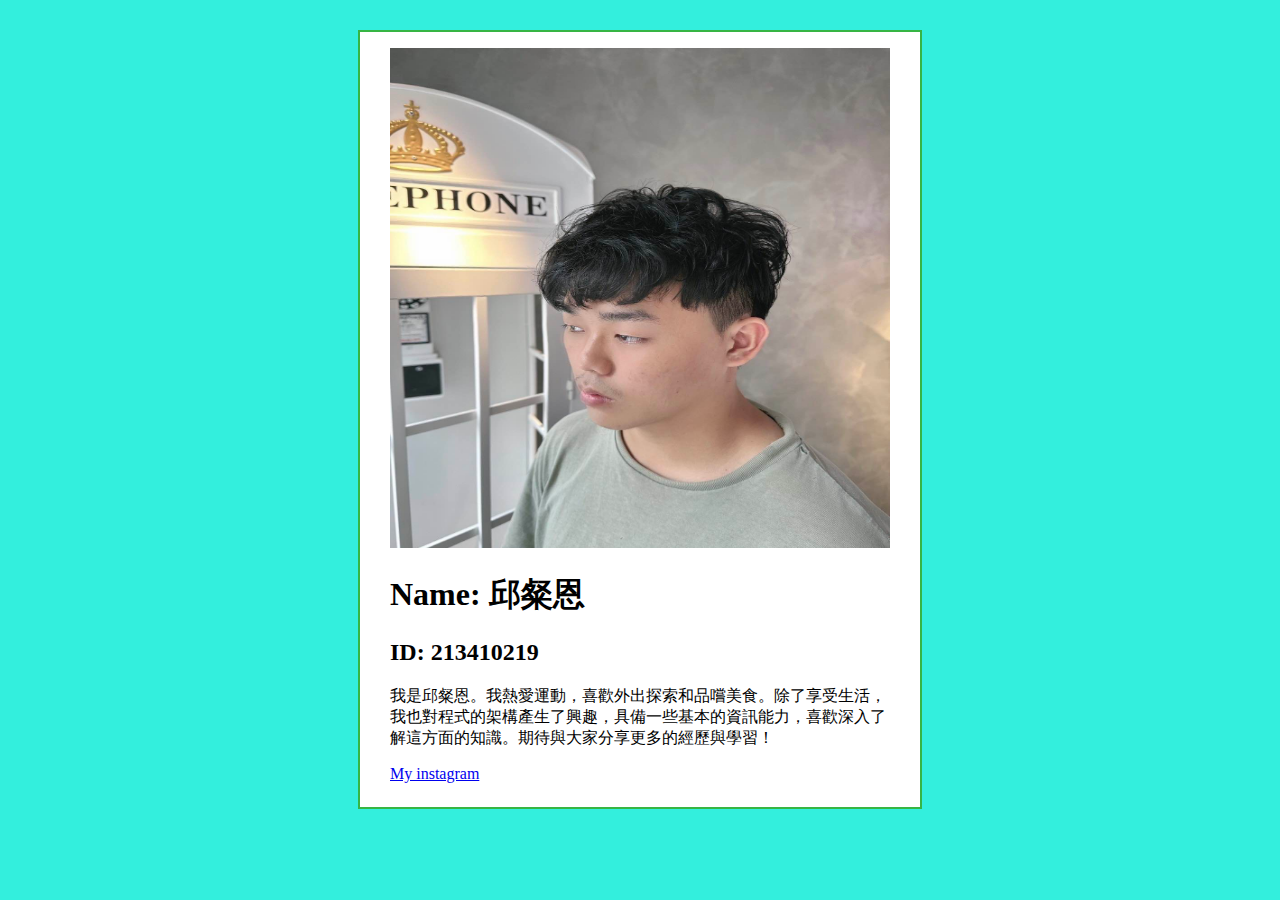
<file: demo/w02-intro-19/index.html>
<!DOCTYPE html>
<html lang="en">
<head>
  <meta charset="UTF-8">
  <meta name="viewport" content="width=device-width, initial-scale=1.0">
  <link rel="stylesheet" href="./style_19.css">
  <title>My Intro </title>
</head>
<body>
  <div class="container">
 <img src="IMG_3043.jpg" width="500" height="500" auto/>
 <h1>Name: 邱粲恩 </h1>
 <h2>ID: 213410219 </h2>
 <p>
  我是邱粲恩。我熱愛運動，喜歡外出探索和品嚐美食。除了享受生活，我也對程式的架構產生了興趣，具備一些基本的資訊能力，喜歡深入了解這方面的知識。期待與大家分享更多的經歷與學習！
 </p>
 <a href="https://www.instagram.com/qiucanen_ee?igsh=MWVvOGJpNGJnYWk3dA%3D%3D&utm_source=qr">My instagram </a>
  </div>
</body>
</html>
</file>
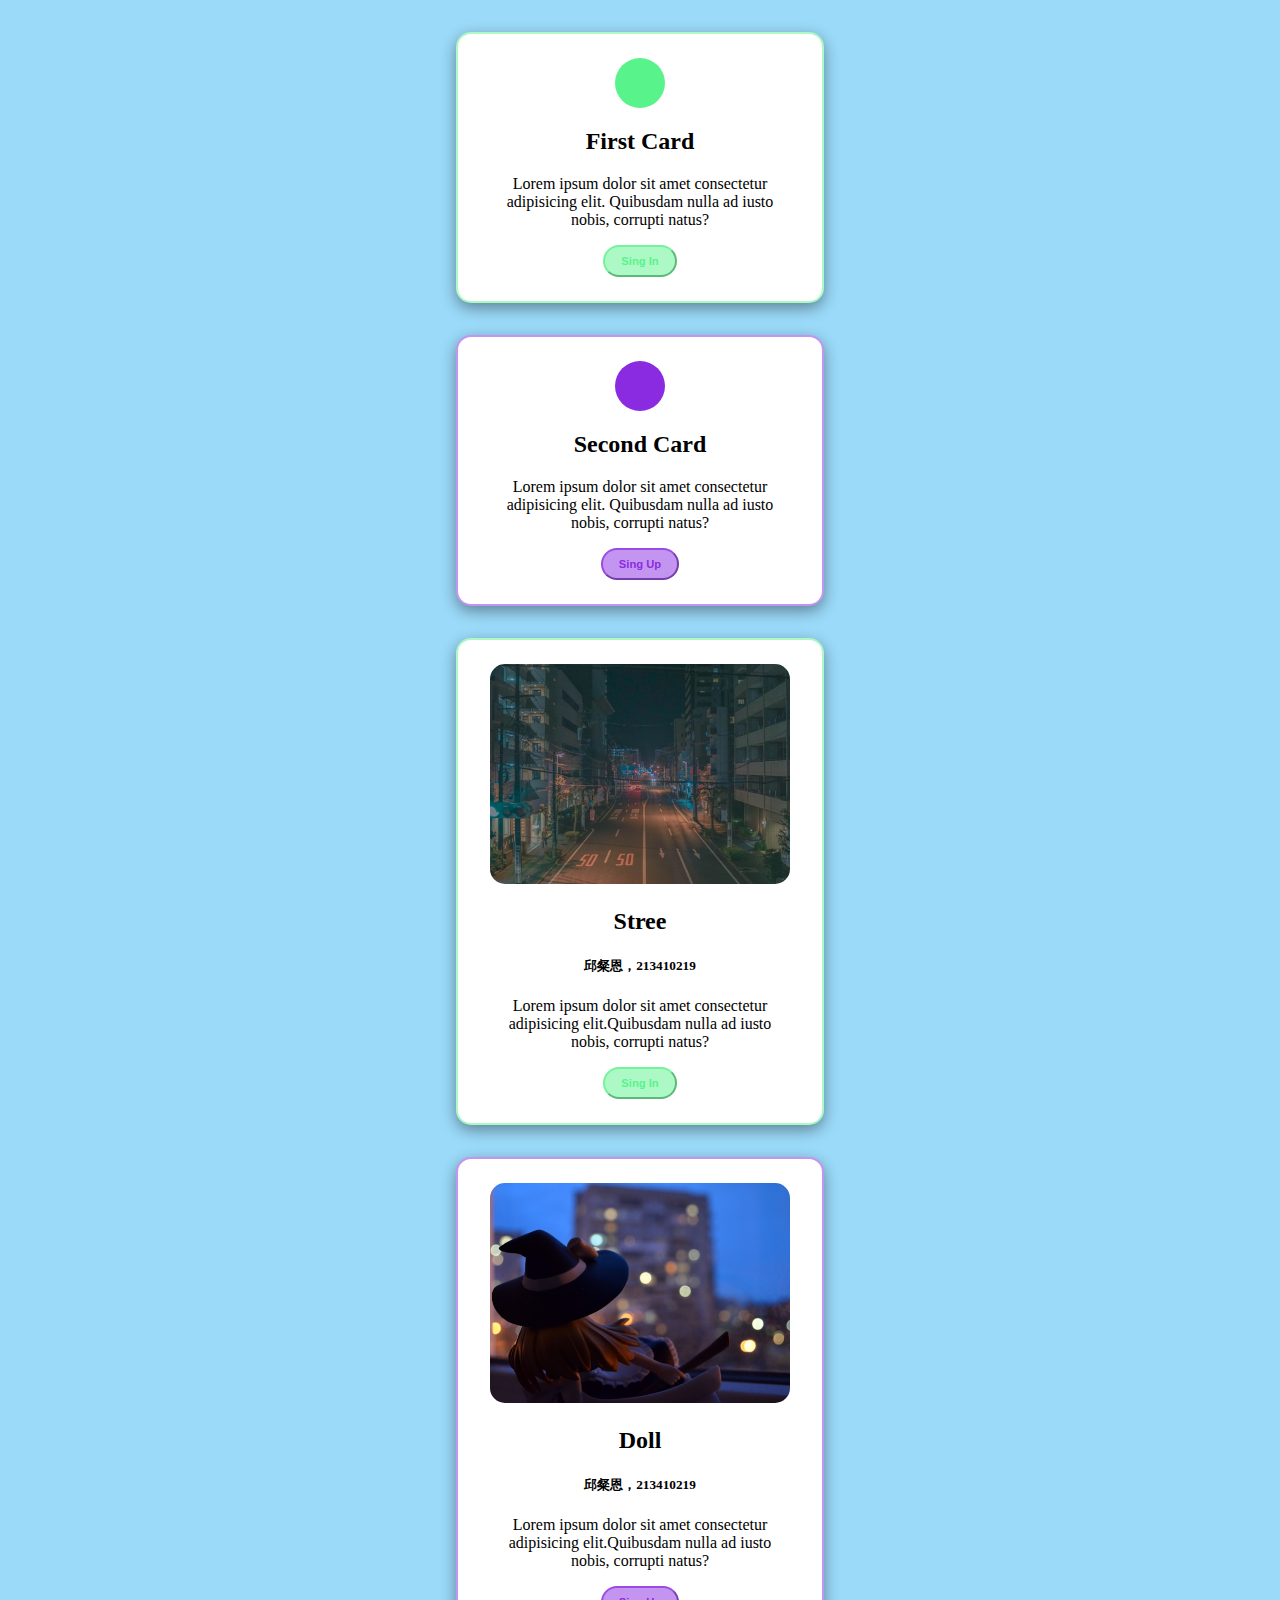
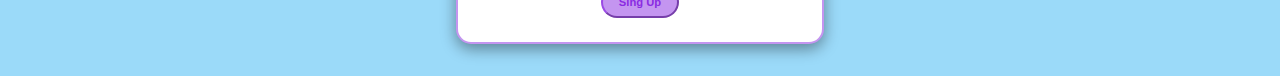
<file: demo/w03_card_19/index.html>
<!DOCTYPE html>
<html lang="en">
<head>
  <meta charset="UTF-8">
  <meta name="viewport" content="width=device-width, initial-scale=1.0">
  <link rel="stylesheet" href="style_19.css">
  <title>Card demo</title>
</head>
<body>
<div>
  <div class="card card-1">
<div class="icon"></div>
<h2>First Card</h2>
<p>
 Lorem ipsum dolor sit amet consectetur adipisicing elit. Quibusdam nulla ad iusto nobis, corrupti natus?
</p>
<button class="btn btn-1">Sing in</button>
  </div>

 <div class="card card-2">
<div class="icon"></div>
<h2>Second Card</h2>
<p>
 Lorem ipsum dolor sit amet consectetur adipisicing elit. Quibusdam nulla ad iusto nobis, corrupti natus?
</p>
<button class="btn btn-2">Sing up</button>
  </div>
 </div>
 <div></div>
  <div class="card card-1">
<img src="./Images/ian-valerio-CAFq0pv9HjY-unsplash (1).jpg" alt="" class="img" />
<h2>Stree</h2>
<h5>邱粲恩，213410219</h5>
<p>
 Lorem ipsum dolor sit amet consectetur adipisicing elit.Quibusdam nulla ad iusto nobis, corrupti natus? 
</p>
<button class="btn btn-1">Sing in</button>
  </div>

 <div class="card card-2">
<img src="./Images/nikita-Oybl3L0_vq4-unsplash (1).jpg" alt="" class="img"/>
<h2>Doll</h2>
<h5>邱粲恩，213410219</h5>
<p>
  Lorem ipsum dolor sit amet consectetur adipisicing elit.Quibusdam nulla ad iusto nobis, corrupti natus? 
</p>
<button class="btn btn-2">Sing up</button>
  </div>
 </div>
</body>
</html>
</file>
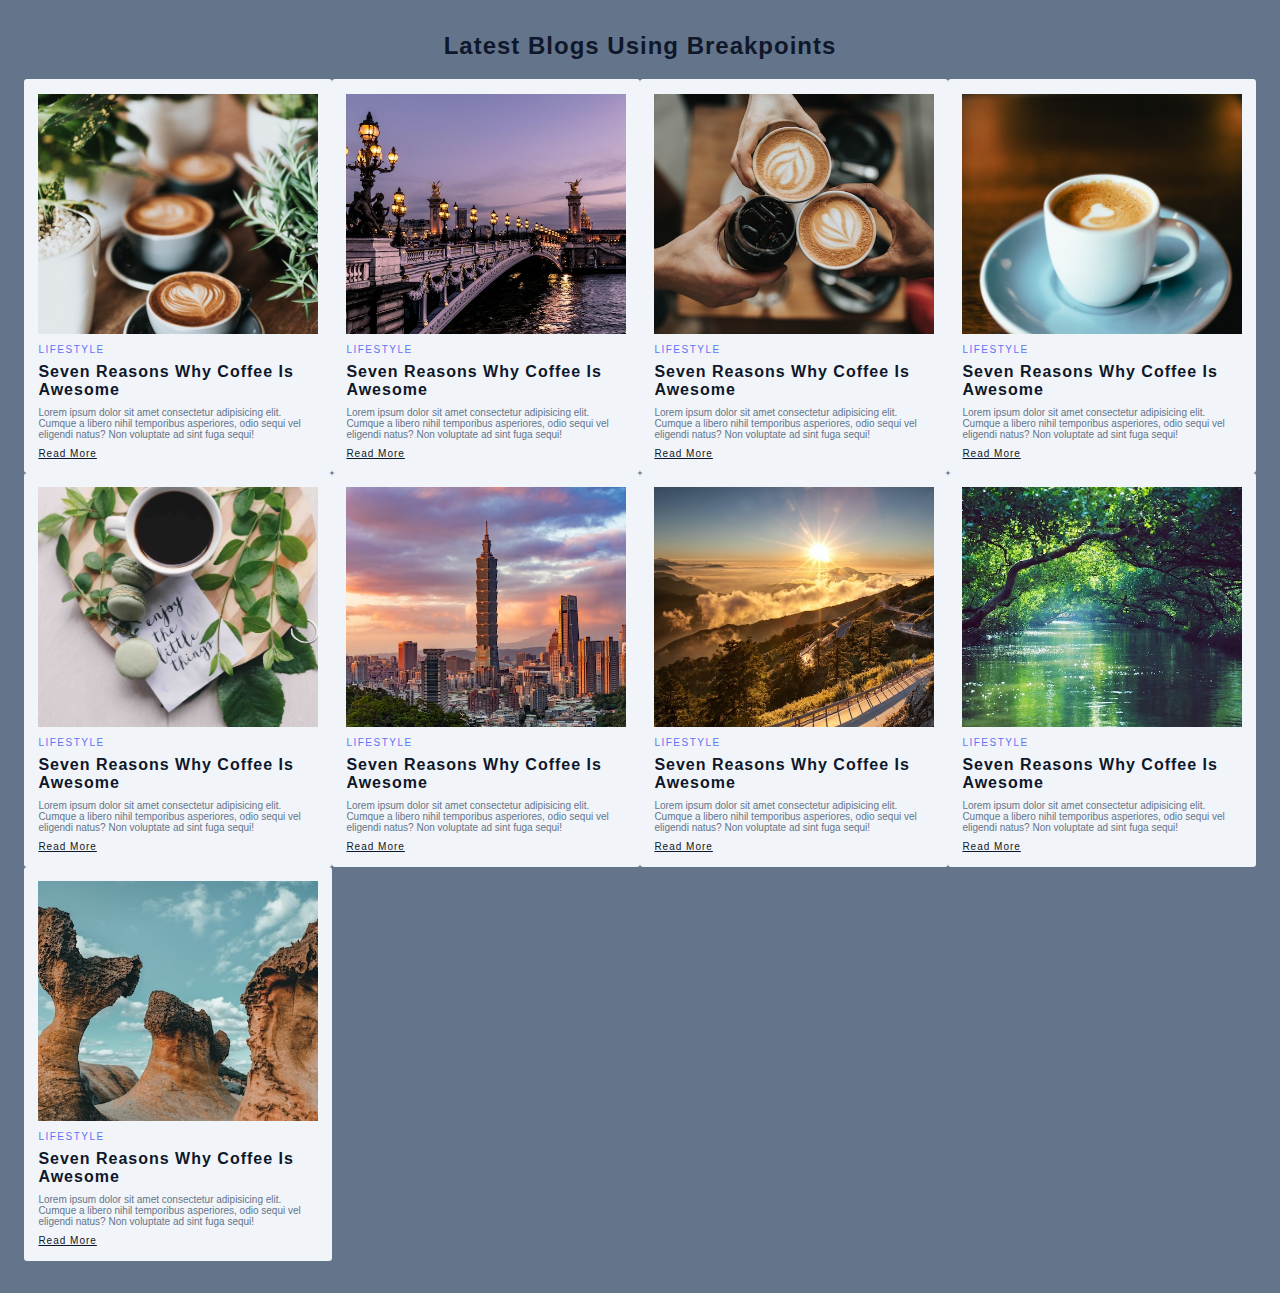
<file: demo/w06_blog_19/index.html>
<!DOCTYPE html>
<html lang="en">
<head>
  <meta charset="UTF-8">
  <meta name="viewport" content="width=device-width, initial-scale=1.0">
  <link rel="stylesheet" href="https://cdnjs.cloudflare.com/ajax/libs/font-awesome/6.6.0/css/all.min.css" integrity="sha512-Kc323vGBEqzTmouAECnVceyQqyqdsSiqLQISBL29aUW4U/M7pSPA/gEUZQqv1cwx4OnYxTxve5UMg5GT6L4JJg==" crossorigin="anonymous" referrerpolicy="no-referrer" />
  <link rel="stylesheet" href="./css/style_19.css">
  <title>Document</title>
</head>
<body>
  <section class="blogs"> 
<div class="section-title">
  <h2>latest blogs using breakpoints</h2>
</div>
<div class="blogs-center">
  <article class="blog">
    <img src="./images/photo-1.jpg" alt=""class="img">
   <div class="blog-content">
    <span>lifestyle <i class="fa-solid fa-mug-hot"></i></span>
    <h3> seven reasons why coffee is awesome</h3>
    <p>
      Lorem ipsum dolor sit amet consectetur adipisicing elit. Cumque a libero nihil temporibus asperiores, odio sequi vel eligendi natus? Non voluptate ad sint fuga sequi!
    </p>
    <a href="#">read more</a>
   </div>
  </article>
  <article class="blog">
    <img src="./images/photo-2.jpg" alt=""class="img">
   <div class="blog-content">
    <span>lifestyle <i class="fa-solid fa-mug-hot"></i></span>
    <h3> seven reasons why coffee is awesome</h3>
    <p>
      Lorem ipsum dolor sit amet consectetur adipisicing elit. Cumque a libero nihil temporibus asperiores, odio sequi vel eligendi natus? Non voluptate ad sint fuga sequi!
    </p>
    <a href="#">read more</a>
   </div>
  </article>
  <article class="blog">
    <img src="./images/photo-3.jpg" alt=""class="img">
   <div class="blog-content">
    <span>lifestyle <i class="fa-solid fa-mug-hot"></i></span>
    <h3> seven reasons why coffee is awesome</h3>
    <p>
      Lorem ipsum dolor sit amet consectetur adipisicing elit. Cumque a libero nihil temporibus asperiores, odio sequi vel eligendi natus? Non voluptate ad sint fuga sequi!
    </p>
    <a href="#">read more</a>
   </div>
  </article>
    <article class="blog">
    <img src="./images/photo-4.jpg" alt=""class="img">
   <div class="blog-content">
    <span>lifestyle <i class="fa-solid fa-mug-hot"></i></span>
    <h3> seven reasons why coffee is awesome</h3>
    <p>
      Lorem ipsum dolor sit amet consectetur adipisicing elit. Cumque a libero nihil temporibus asperiores, odio sequi vel eligendi natus? Non voluptate ad sint fuga sequi!
    </p>
    <a href="#">read more</a>
   </div>
  </article>
      <article class="blog">
    <img src="./images/photo-5.jpg" alt=""class="img">
   <div class="blog-content">
    <span>lifestyle <i class="fa-solid fa-mug-hot"></i></span>
    <h3> seven reasons why coffee is awesome</h3>
    <p>
      Lorem ipsum dolor sit amet consectetur adipisicing elit. Cumque a libero nihil temporibus asperiores, odio sequi vel eligendi natus? Non voluptate ad sint fuga sequi!
    </p>
    <a href="#">read more</a>
   </div>
  </article>
      <article class="blog">
    <img src="./images/photo-6.jpg" alt=""class="img">
   <div class="blog-content">
    <span>lifestyle <i class="fa-solid fa-mug-hot"></i></span>
    <h3> seven reasons why coffee is awesome</h3>
    <p>
      Lorem ipsum dolor sit amet consectetur adipisicing elit. Cumque a libero nihil temporibus asperiores, odio sequi vel eligendi natus? Non voluptate ad sint fuga sequi!
    </p>
    <a href="#">read more</a>
   </div>
  </article>
      <article class="blog">
    <img src="./images/photo-7.jpg" alt=""class="img">
   <div class="blog-content">
    <span>lifestyle <i class="fa-solid fa-mug-hot"></i></span>
    <h3> seven reasons why coffee is awesome</h3>
    <p>
      Lorem ipsum dolor sit amet consectetur adipisicing elit. Cumque a libero nihil temporibus asperiores, odio sequi vel eligendi natus? Non voluptate ad sint fuga sequi!
    </p>
    <a href="#">read more</a>
   </div>
  </article>
        <article class="blog">
    <img src="./images/photo-8.jpg" alt=""class="img">
   <div class="blog-content">
    <span>lifestyle <i class="fa-solid fa-mug-hot"></i></span>
    <h3> seven reasons why coffee is awesome</h3>
    <p>
      Lorem ipsum dolor sit amet consectetur adipisicing elit. Cumque a libero nihil temporibus asperiores, odio sequi vel eligendi natus? Non voluptate ad sint fuga sequi!
    </p>
    <a href="#">read more</a>
   </div>
  </article>
        <article class="blog">
    <img src="./images/photo-9.jpg" alt=""class="img">
   <div class="blog-content">
    <span>lifestyle <i class="fa-solid fa-mug-hot"></i></span>
    <h3> seven reasons why coffee is awesome</h3>
    <p>
      Lorem ipsum dolor sit amet consectetur adipisicing elit. Cumque a libero nihil temporibus asperiores, odio sequi vel eligendi natus? Non voluptate ad sint fuga sequi!
    </p>
    <a href="#">read more</a>
   </div>
  </article>
</div>
</section>
</body>
</html>
</file>
<file: demo/w02-intro-19/style_19.css>
body {
  background-color: #33efdd;
}


.container{
background-color: #fff;
max-width: 500px;
width: 80%;
margin: 30px auto;
border: 2px solid rgb(54, 181, 68);
padding: 16px 30px 24px 30px ;
}
</file>
<file: demo/w03_card_19/style_19.css>
body{
  background-color: rgb(155, 218, 249);
}


.card{
  background-color: #fff;
  max-width: 300px;
  border:2px solid  transparent ;
  margin: 32px auto;
  padding: 24px 32px ;
  text-align: center;
border-radius: 15px;
box-shadow: 0 5px 15px rgba(0,0,0,0.4);
}

.card-1{
  border-color: rgba(89, 243, 140, 0.5)
;
}

.card-2{
  border-color:rgba(138, 43, 226, 0.5)
 ;
}

.icon{
width: 50px;
height: 50px;
border-radius: 50%;
margin: 0 auto;
}

.card-1 .icon{
 background-color: rgb(89, 243, 140);
}
.card-2 .icon{
  background-color: blueviolet;
}

.btn{
  text-transform:capitalize ;
font-size: 0.7rem ;
font-weight: 550;
padding: 8px 16px ;
border-radius: 20px;
border-color: transparent;
}

.btn-1{
  color: rgb(89, 243, 140);
  background-color: rgba(89, 243, 140, 0.5);
  border-color:rgb(89, 243, 140,0.7) ;
}

.btn-2{
 color:blueviolet ;
background-color:rgba(138, 43, 226, 0.5);
border-color: rgba(138, 43, 226, 0.7);
}

.img{
width: 100%;
height: 220px;
object-fit: cover;
border-radius: 15px;

}
</file>
<file: demo/w06_blog_19/css/style_19.css>
*{
margin: 0;
padding: 0;
box-sizing: border-box;
}

:root{
  --primary: #6172f4;
  --primary-dark:#182dd0 ;
  --grey-light:#f1f5f9;
  --grey: #64748b;
  --grey-dark:#0f172a;
--boder-readius: 0.2rem;
}

body {
  font-family: 'Franklin Gothic Medium', 'Arial Narrow', Arial, sans-serif;
font-size: 10px;
color: var(--grey-dark);
  background-color: var(--grey);
}

/*blogs*/

.blogs {
padding: 2rem 1.5rem;  
}

.blogs .section-title h2{
  text-transform: capitalize;
  text-align: center;
  margin-bottom: 1.2rem;
  font-size: 1.5rem;
  letter-spacing: 1px;
}

.blogs-center{
display: grid;
grid-template-columns: 1fr;
}

.blog{
background-color: #f1f5f9;
padding: 0.9rem;
border-radius: var(--boder-readius);
}

.blog .img {
  width: 100%;
  height: 15rem;
  object-fit: cover;
}

.blog-content{
  margin-top: 0.5rem;
}

.blog-content span{
  text-transform: uppercase;
  color: var(--primary);
  letter-spacing: 1.5px;
}

.blog-content h3 {
  font-size: 1rem;
  text-transform: capitalize;
margin: 0.5rem 0;
letter-spacing: 1px;
}

.blog-content p{
  color: var(--grey);
  margin-bottom: 0.5rem;
}

.blog-content a{
  text-transform: capitalize;
  color: var(--grey-dark);
  letter-spacing: 1px;
}

@media screen and (min-width: 550px ){
  .blogs-center{
grid-template-columns: 1fr 1fr;
}
}

@media screen and (min-width: 800px ){
  .blogs-center{
grid-template-columns: 1fr 1fr 1fr;
}
}

@media screen and (min-width: 1100px ){
  .blogs-center{
grid-template-columns: repeat(4, 1fr);
}
}
@media screen and (min-width: 1400px ){
  .blogs-center{
grid-template-columns: repeat(5, 1fr) ;
}
}
@media screen and (min-width: 1700px ){
  .blogs-center{
grid-template-columns: repeat(6, 1fr);
}
}
</file>
